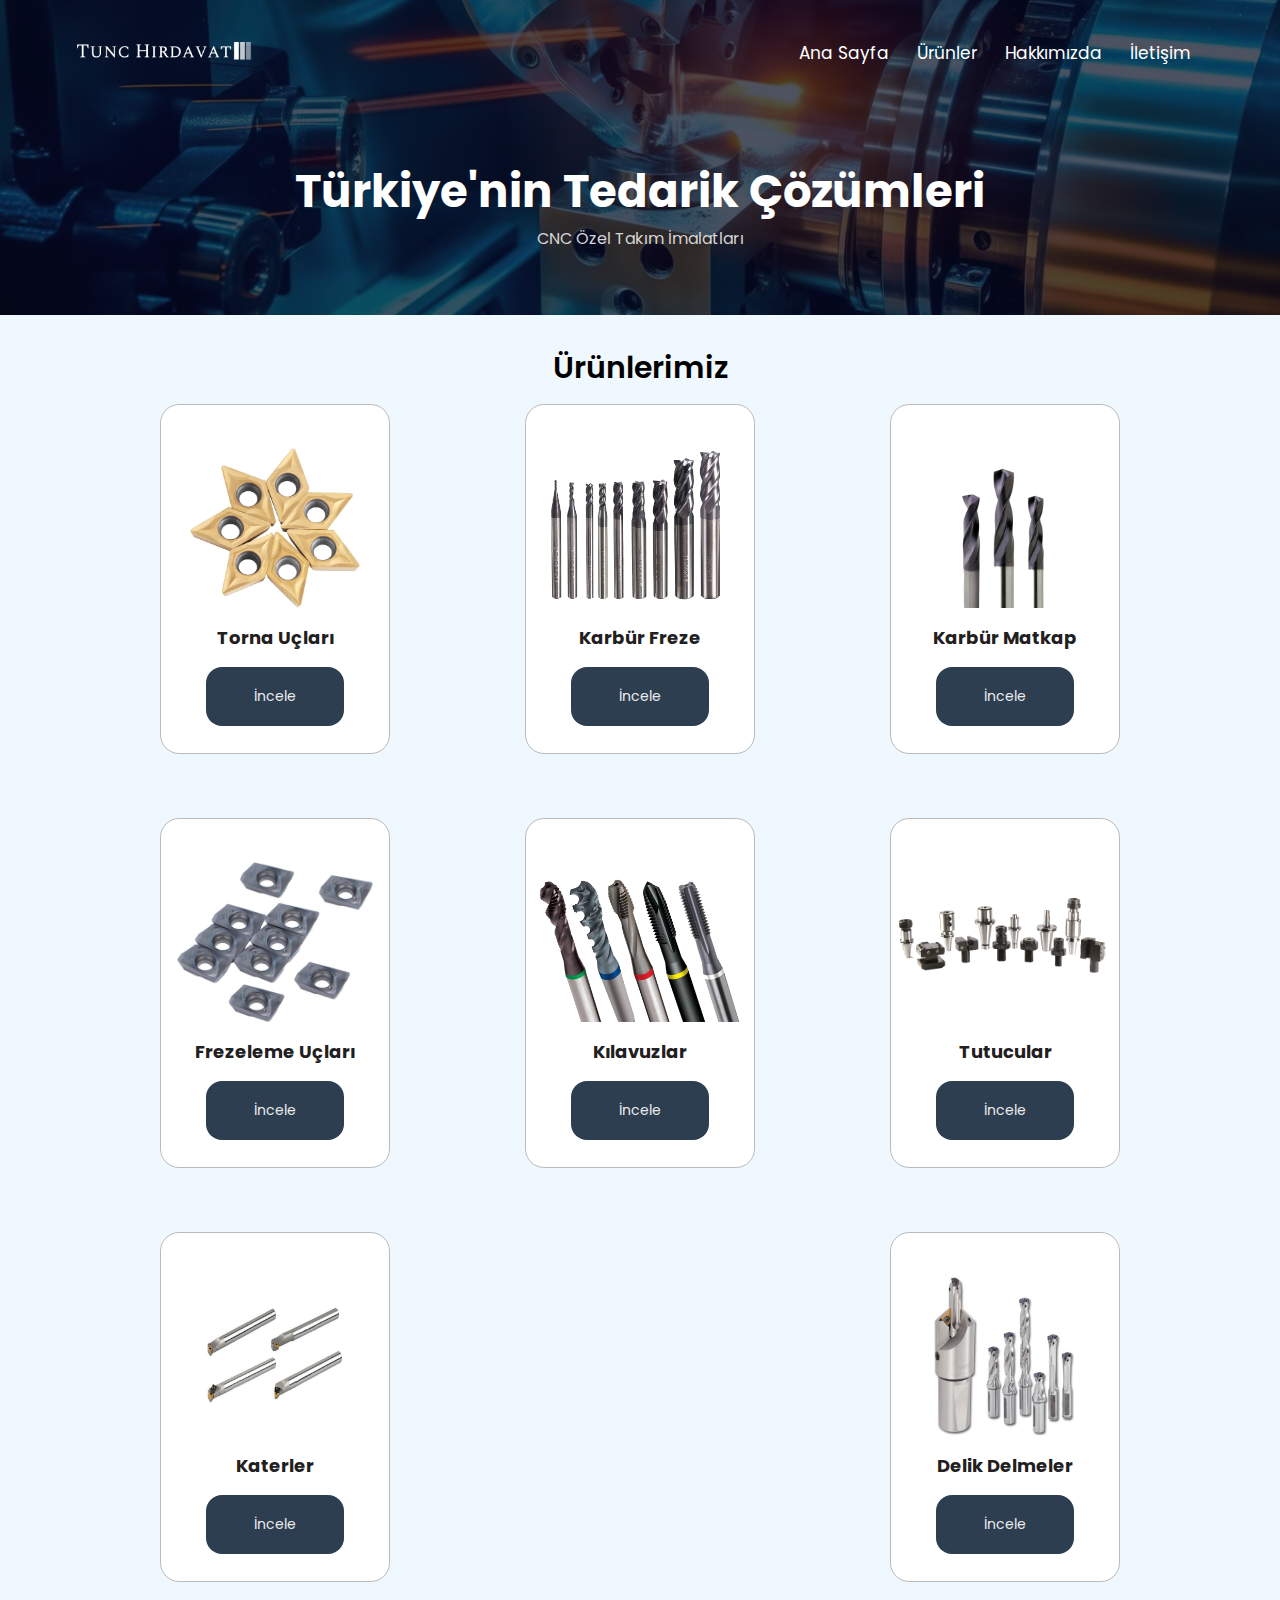
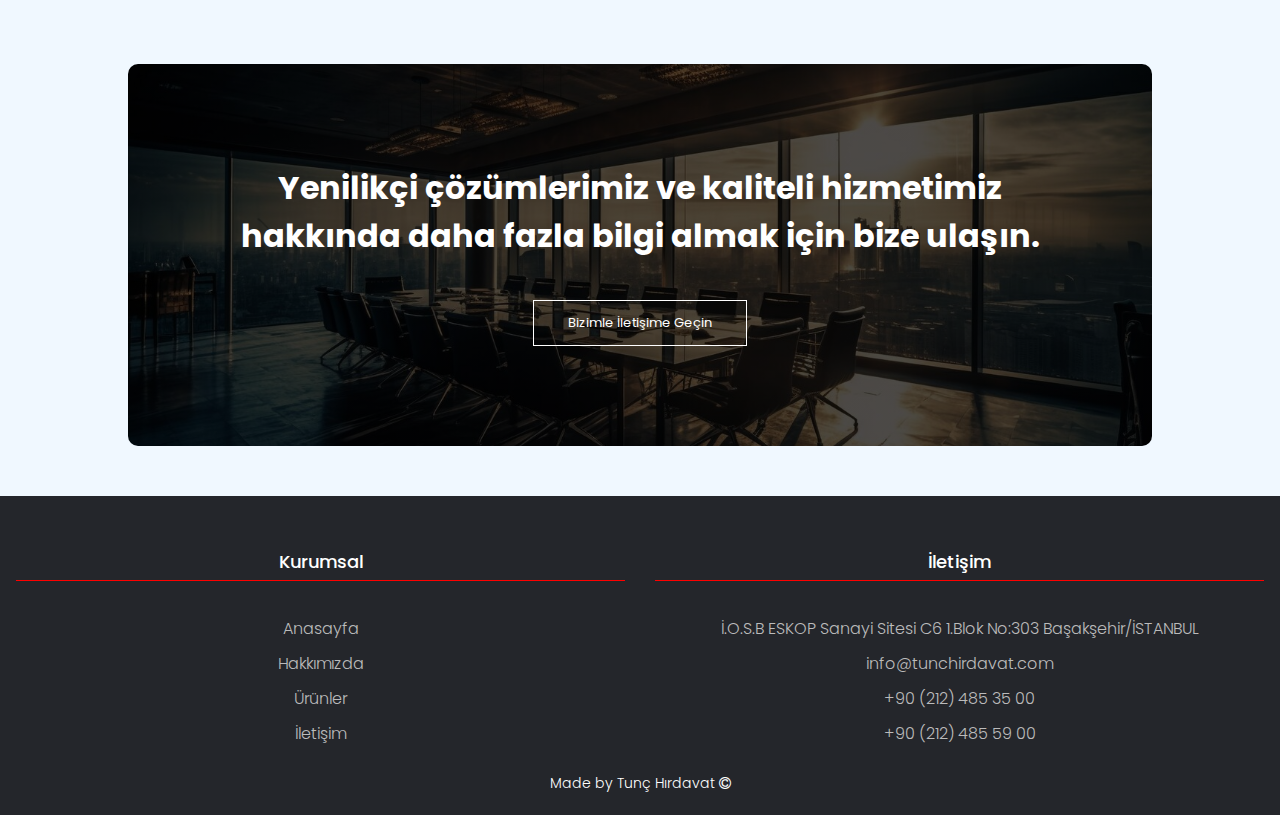
<file: index.html>
<!DOCTYPE html>
<html lang="tr">
    <body>
        <head>
            <meta charset="UTF-8">
            <meta name="viewport" content="width=device-width, initial-scale=1.0">
            <title>Tunç Hırdavat</title>
            <link rel="stylesheet" href="css/main.css">
            <link rel="preconnect" href="https://fonts.googleapis.com">
            <link rel="preconnect" href="https://fonts.gstatic.com" crossorigin>
            <link href="https://fonts.googleapis.com/css2?family=Poppins:wght@100;200;300;400;600;700&display=swap" rel="stylesheet">
            <link rel="stylesheet" href="https://stackpath.bootstrapcdn.com/font-awesome/4.7.0/css/font-awesome.min.css">
            <link rel="icon" type="image/png" sizes="32x32" href="images/favicon-32x32.png">
            <link rel="icon" type="image/png" sizes="16x16" href="images/favicon-16x16.png">
        </head>

        <!--HEADER-->
        <section class="header">
            <nav>
                <a href="index.html"><img src="images/logo.png"></a>
                <div class="nav-links" id="navLinks">
                    <i class="fa fa-times" onclick="hideMenu()"></i>
                    <ul>
                        <li><a href="index.html">Ana Sayfa</a></li>
                        <li><a href="urunler.html">Ürünler</a></li>
                        <li><a href="hakkimizda.html">Hakkımızda</a></li>
                        <li><a href="iletisim.html">İletişim</a></li>
                    </ul>
                </div>
                <i class="fa fa-bars" onclick="showMenu()"></i>
            </nav>

            <div class="text-box">
                <h1>Türkiye'nin Tedarik Çözümleri</h1>
                <p>CNC Özel Takım İmalatları</p>
            </div>
        </section>

        <!--PRODUCTS-->
        <section class="products">
            <h1>Ürünlerimiz</h1>

            <div class="row">
                <div class="product-col">
                    <img src="images/torna-uclari.jpg">
                    <h4 class="title">Torna Uçları</h4>
                    <a href="urunler.html" class="review-btn" target="_blank">İncele</a>
                </div>

                <div class="product-col">
                    <img src="images/freze-karbur.png">
                    <h4 class="title">Karbür Freze</h4>
                    <a href="urunler.html" class="review-btn" target="_blank">İncele</a>
                </div>

                <div class="product-col">
                    <img src="images/matkap-karbur.png">
                    <h4 class="title">Karbür Matkap</h4>
                    <a href="urunler.html" class="review-btn" target="_blank">İncele</a>
                </div>

                <div class="product-col">
                    <img src="images/freezleme.jpg">
                    <h4 class="title">Frezeleme Uçları</h4>
                    <a href="urunler.html" class="review-btn" target="_blank">İncele</a>
                </div>

                <div class="product-col">
                    <img src="images/kilavuzlar.png">
                    <h4 class="title">Kılavuzlar</h4>
                    <a href="urunler.html" class="review-btn" target="_blank">İncele</a>
                </div>

                <div class="product-col">
                    <img src="images/tutucular.png">
                    <h4 class="title">Tutucular</h4>
                    <a href="urunler.html" class="review-btn" target="_blank">İncele</a>
                </div>

                <div class="product-col">
                    <img src="images/katerler.jpg">
                    <h4 class="title">Katerler</h4>
                    <a href="urunler.html" class="review-btn" target="_blank">İncele</a>
                </div>

                <div class="product-col">
                    <img src="images/delik-delme.jpg">
                    <h4 class="title">Delik Delmeler</h4>
                    <a href="urunler.html" class="review-btn" target="_blank">İncele</a>
                </div>
            </div>
        </section>

        <!--CONTACT-US-->
        <section class="contact-us">
            <h1>Yenilikçi çözümlerimiz ve kaliteli hizmetimiz <br> hakkında daha fazla bilgi almak için bize ulaşın. </h1>
            <a href="iletisim.html" class="hero-btn">Bizimle İletişime Geçin</a>
        </section>

       <!--FOOTER-->
       <section class="footer">
        <div class="row">
            <div class="footer-col">
                <h4>Kurumsal</h4>
                <ul>
                    <li><a href="index.html">Anasayfa</a></li>
                    <li><a href="hakkimizda.html">Hakkımızda</a></li>
                    <li><a href="urunler.html">Ürünler</a></li>
                    <li><a href="iletisim.html">İletişim</a></li>
                </ul>
            </div>
            
            <div class="footer-col">
                <h4>İletişim</h4>
                <ul>
                    <li><a href="#" class="noClick">İ.O.S.B ESKOP Sanayi Sitesi C6 1.Blok No:303 Başakşehir/İSTANBUL</a></li>
                    <li><a href="#" class="noClick">info@tunchirdavat.com</a></li>
                    <li><a href="#" class="noClick">+90 (212) 485 35 00</a></li>
                    <li><a href="#" class="noClick">+90 (212) 485 59 00</a></li>
                </ul>
            </div> 
        </div>
            <p>Made by Tunç Hırdavat <i class="fa fa-copyright"></i></p>
        </section>

        <!--SCRIPTS-->
        <script src="js/script.js"></script>
    </body>   
</html>
</file>
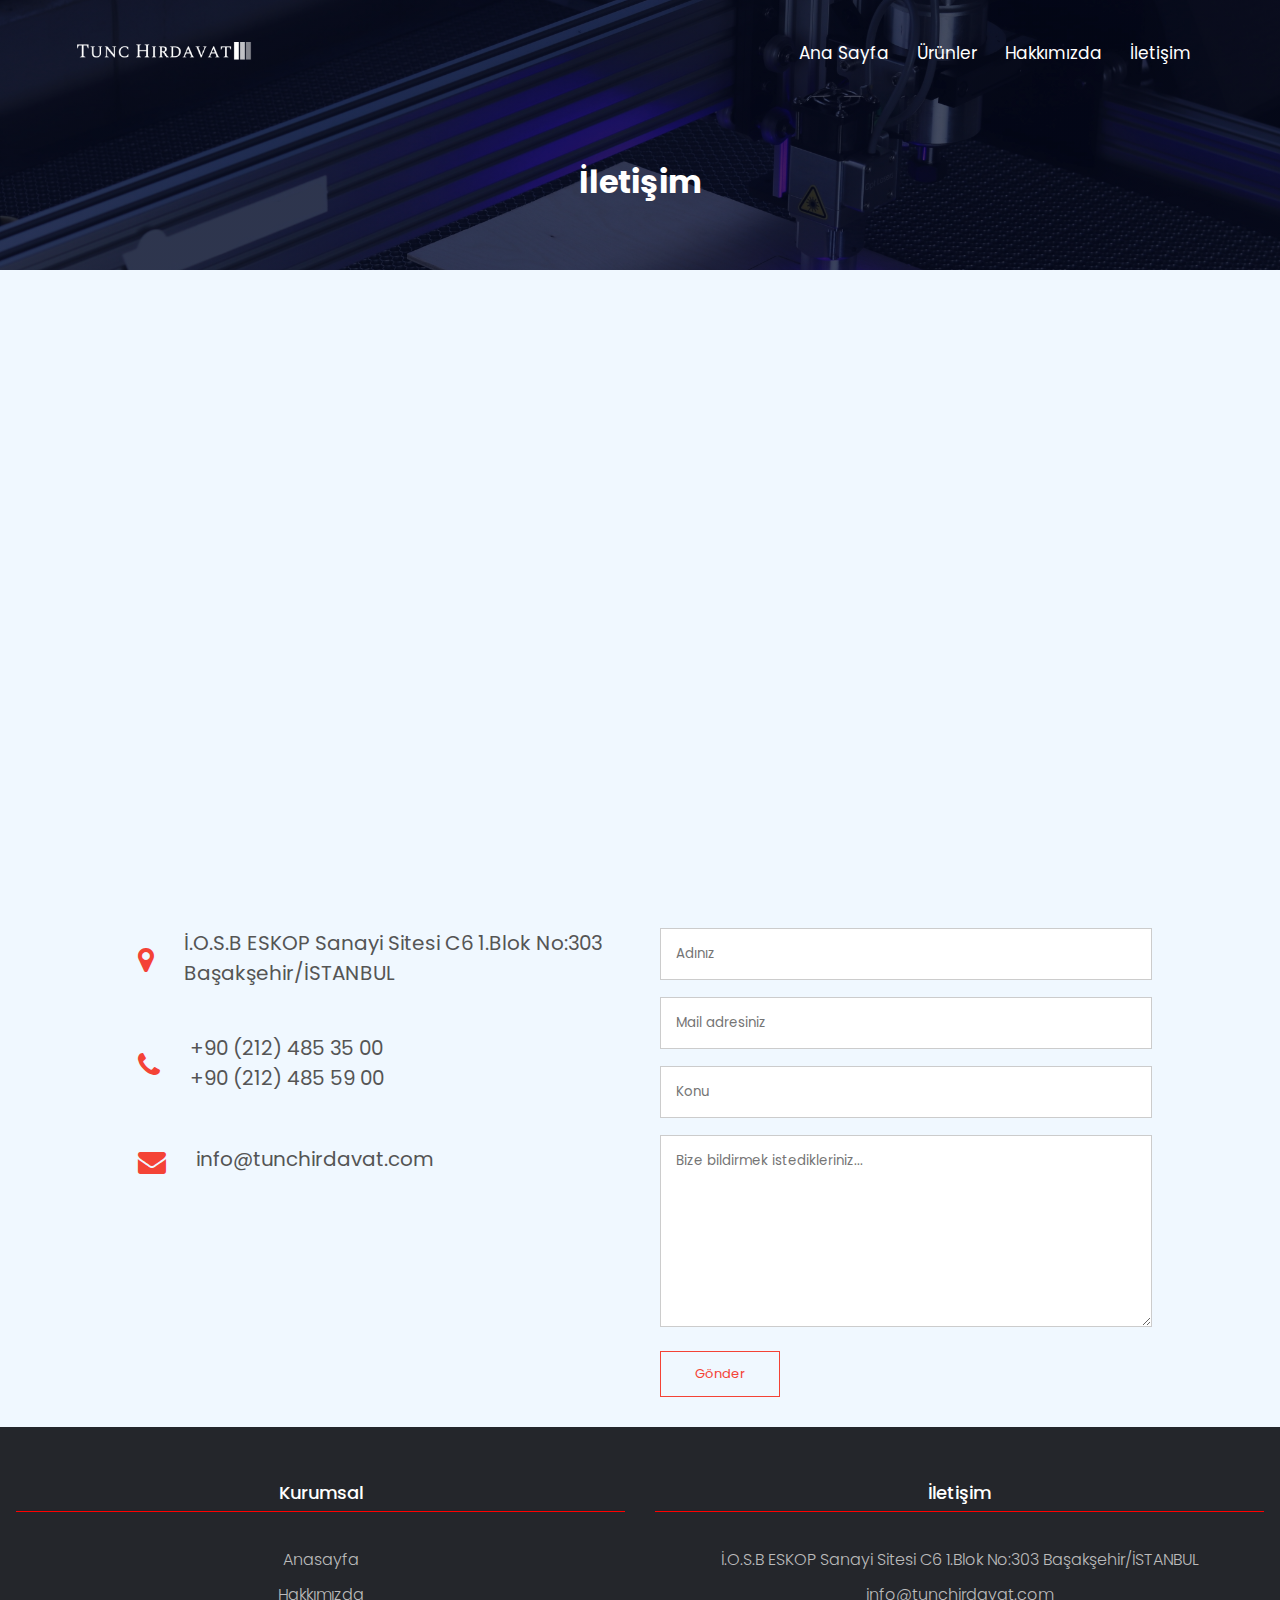
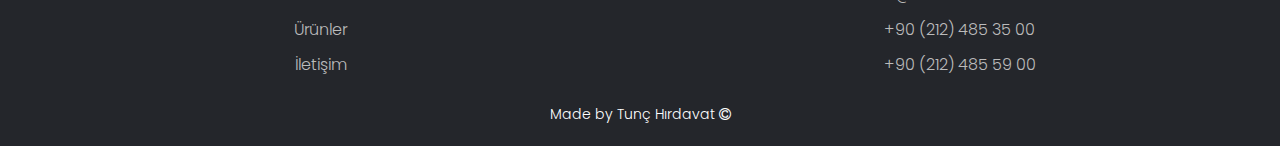
<file: iletisim.html>
<!DOCTYPE html>
<html lang="tr">
    <body>
        <head>
            <meta charset="UTF-8">
            <meta name="viewport" content="width=device-width, initial-scale=1.0">
            <title>Tunç Hırdavat</title>
            <link rel="stylesheet" href="css/contact.css">
            <link rel="preconnect" href="https://fonts.googleapis.com">
            <link rel="preconnect" href="https://fonts.gstatic.com" crossorigin>
            <link href="https://fonts.googleapis.com/css2?family=Poppins:wght@100;200;300;400;600;700&display=swap" rel="stylesheet">
            <link rel="stylesheet" href="https://stackpath.bootstrapcdn.com/font-awesome/4.7.0/css/font-awesome.min.css">
            <link rel="icon" type="image/png" sizes="32x32" href="images/favicon-32x32.png">
            <link rel="icon" type="image/png" sizes="16x16" href="images/favicon-16x16.png">
        </head>

        <!--HEADER-->
        <section class="header">
            <nav>
                <a href="index.html"><img src="images/logo.png"></a>
                <div class="nav-links" id="navLinks">
                    <i class="fa fa-times" onclick="hideMenu()"></i>
                    <ul>
                        <li><a href="index.html">Ana Sayfa</a></li>
                        <li><a href="urunler.html">Ürünler</a></li>
                        <li><a href="hakkimizda.html">Hakkımızda</a></li>
                        <li><a href="iletisim.html">İletişim</a></li>
                    </ul>
                </div>
                <i class="fa fa-bars" onclick="showMenu()"></i>
            </nav>
            <h1>İletişim</h1>
        </section>

        <!--LOCATION-->
        <section class="location">
            <iframe src="https://www.google.com/maps/embed?pb=!1m18!1m12!1m3!1d751.786390499807!2d28.7996967037153!3d41.08766611916782!2m3!1f0!2f0!3f0!3m2!1i1024!2i768!4f13.1!3m3!1m2!1s0x14caaf626189441f%3A0x4ff28d2012b84597!2sEskoop%20Sanayi%20Sitesi!5e0!3m2!1str!2str!4v1699121840280!5m2!1str!2str" 
            width="600" height="450" style="border:0;" allowfullscreen="" loading="lazy" referrerpolicy="no-referrer-when-downgrade"></iframe>
        </section>

        <!--CONTACT-->
        <section class="contact">
            <div class="row">
                <div class="contact-col">
                    <div>
                        <i class="fa fa-map-marker"></i>
                        <span>
                            <h5>İ.O.S.B ESKOP Sanayi Sitesi C6 1.Blok No:303 Başakşehir/İSTANBUL</h5>
                        </span>
                    </div>
                    <div>
                        <i class="fa fa-phone"></i> 
                        <span>
                            <h5>+90 (212) 485 35 00<br>+90 (212) 485 59 00</h5>
                        </span>
                    </div>
                    <div>
                        <i class="fa fa-envelope"></i>
                        <span>
                            <h5>info@tunchirdavat.com</h5>
                        </span>
                    </div>
                </div> 

                <div class="contact-col">
                    <form action="">
                        <input type="text" placeholder="Adınız" required>
                        <input type="email" placeholder="Mail adresiniz" required>
                        <input type="text" placeholder="Konu" required>
                        <textarea rows="8" placeholder="Bize bildirmek istedikleriniz..."></textarea>
                        <button type="submit" class="hero-btn">Gönder</button>
                    </form>
                </div>
            </div>

        </section>

        <!--FOOTER-->
        <section class="footer">
            <div class="row">
                <div class="footer-col">
                    <h4>Kurumsal</h4>
                    <ul>
                        <li><a href="index.html">Anasayfa</a></li>
                        <li><a href="hakkimizda.html">Hakkımızda</a></li>
                        <li><a href="urunler.html">Ürünler</a></li>
                        <li><a href="iletisim.html">İletişim</a></li>
                    </ul>
                </div>

                <div class="footer-col">
                    <h4>İletişim</h4>
                    <ul>
                        <li><a href="#" class="noClick">İ.O.S.B ESKOP Sanayi Sitesi C6 1.Blok No:303 Başakşehir/İSTANBUL</a></li>
                        <li><a href="#" class="noClick">info@tunchirdavat.com</a></li>
                        <li><a href="#" class="noClick">+90 (212) 485 35 00</a></li>
                        <li><a href="#" class="noClick">+90 (212) 485 59 00</a></li>
                    </ul>
                </div> 
            </div>
                <p>Made by Tunç Hırdavat <i class="fa fa-copyright"></i></p>
    </section>

        <!--SCRIPTS-->
        <script src="js/script.js"></script>
    </body>   
</html>
</file>
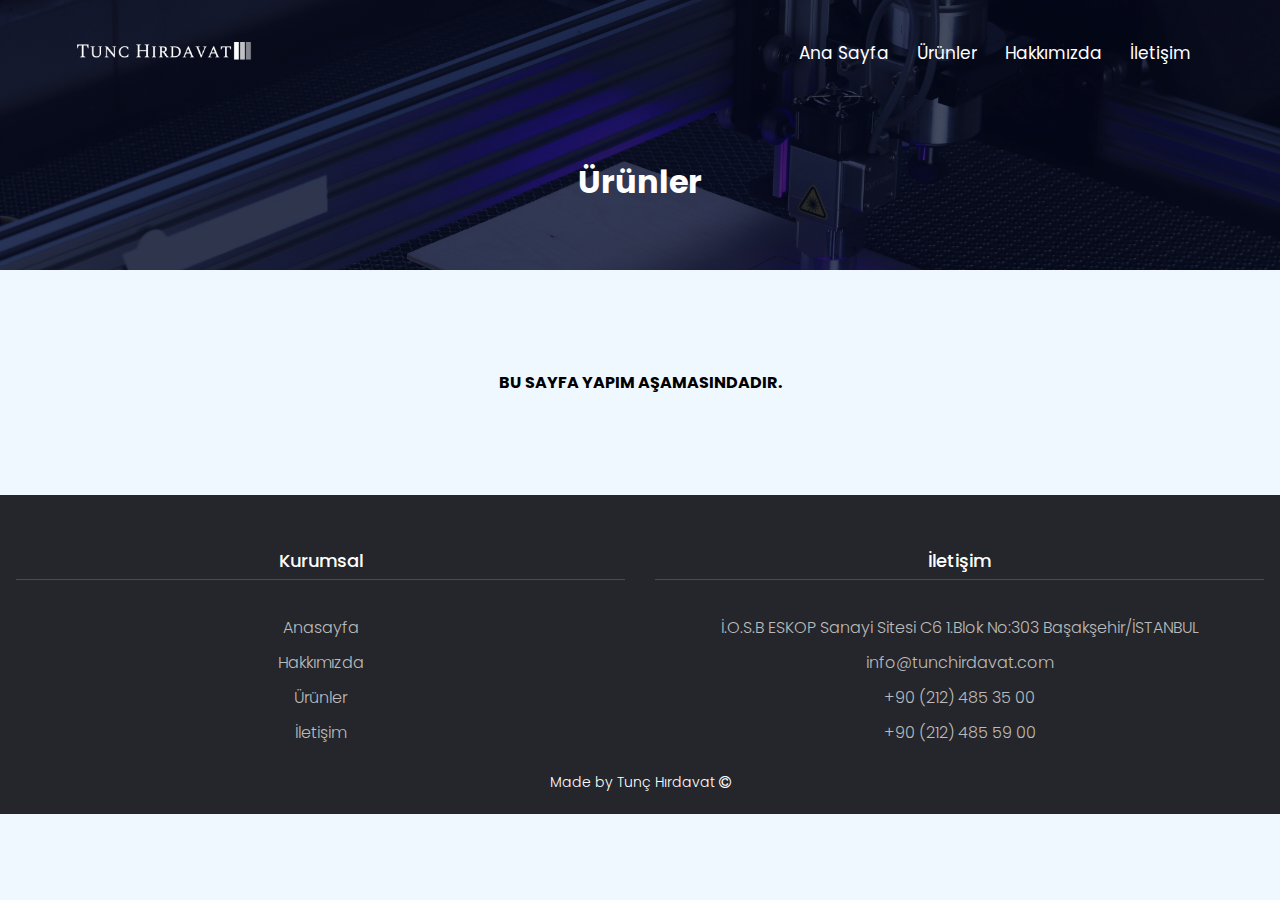
<file: urunler.html>
<!DOCTYPE html>
<html lang="tr">
    <head>
        <meta charset="UTF-8">
        <meta name="viewport" content="width=device-width, initial-scale=1.0">
        <title>Tunç Hırdavat</title>
        <link rel="stylesheet" href="css/products.css">
        <link rel="preconnect" href="https://fonts.googleapis.com">
        <link rel="preconnect" href="https://fonts.gstatic.com" crossorigin>
        <link href="https://fonts.googleapis.com/css2?family=Poppins:wght@100;200;300;400;600;700&display=swap" rel="stylesheet">
        <link rel="stylesheet" href="https://stackpath.bootstrapcdn.com/font-awesome/4.7.0/css/font-awesome.min.css">
        <link rel="icon" type="image/png" sizes="32x32" href="images/favicon-32x32.png">
        <link rel="icon" type="image/png" sizes="16x16" href="images/favicon-16x16.png">
    </head>

    <body>   
        <!--HEADER-->
        <section class="header">
            <nav>
                <a href="index.html"><img src="images/logo.png"></a>
                <div class="nav-links" id="navLinks">
                    <i class="fa fa-times" onclick="hideMenu()"></i>
                    <ul>
                        <li><a href="index.html">Ana Sayfa</a></li>
                        <li><a href="urunler.html">Ürünler</a></li>
                        <li><a href="hakkimizda.html">Hakkımızda</a></li>
                        <li><a href="iletisim.html">İletişim</a></li>
                    </ul>
                </div>
                <i class="fa fa-bars" onclick="showMenu()"></i>
            </nav>
            <h1>Ürünler</h1>
        </section>

        <!--PRODUCTS-->
        <section class="products" style="display: flex; justify-content: center; align-items: center;">
            <div style="display: flex">
            <strong style="margin: 100px;">BU SAYFA YAPIM AŞAMASINDADIR.</strong>
            </div>
        </section>

        <!--FOOTER-->
        <section class="footer">
                <div class="row">
                    <div class="footer-col">
                        <h4>Kurumsal</h4>
                        <ul>
                            <li><a href="index.html">Anasayfa</a></li>
                            <li><a href="hakkimizda.html">Hakkımızda</a></li>
                            <li><a href="urunler.html">Ürünler</a></li>
                            <li><a href="iletisim.html">İletişim</a></li>
                        </ul>
                    </div>

                    <div class="footer-col">
                        <h4>İletişim</h4>
                        <ul>
                            <li><a href="#" class="noClick">İ.O.S.B ESKOP Sanayi Sitesi C6 1.Blok No:303 Başakşehir/İSTANBUL</a></li>
                            <li><a href="#" class="noClick">info@tunchirdavat.com</a></li>
                            <li><a href="#" class="noClick">+90 (212) 485 35 00</a></li>
                            <li><a href="#" class="noClick">+90 (212) 485 59 00</a></li>
                        </ul>
                    </div> 
                </div>
                    <p>Made by Tunç Hırdavat <i class="fa fa-copyright"></i></p>
        </section>

         <!--SCRIPTS-->
         <script src="js/script.js"></script>            
    </body>
</html>
</file>
<file: css/main.css>
*{
    margin: 0;
    padding: 0;
    font-family: 'Poppins', sans-serif;
    box-sizing: border-box;
}

body{
    background-color: aliceblue;
}

/*-----header-----*/
.header {
    height: 35vh;
    width: 100%;
    background-image: linear-gradient(rgba(4, 9, 30, 0.7),rgba(4, 9, 30, 0.7)),url(/images/banner.jpg);
    background-position: center;
    background-size: cover;
    position: relative;
}

nav{
    display: flex;
    padding: 2% 6%;
    justify-content: space-between;
    align-items: center;
}

nav img{
    width: 175px;
}

.nav-links{
    flex: 1;
    text-align: right;
}

.nav-links ul li{
    list-style: none;
    display: inline-block;
    padding: 8px 12px;
    position: relative;
}

.nav-links ul li a{
    color: #fff;
    text-decoration: none;
    font-size: 17px;
}

.nav-links ul li::after{
    content: '';
    width: 0%;
    height: 2px;
    background: #f44336;
    display: block;
    margin: auto;
    transition: 0.5s;
}

.nav-links ul li:hover::after{
    width: 100%;
}

nav .fa{
    display: none;
}

.text-box{
    width: 90%;
    color: #fff;
    position: absolute;
    top: 60%;
    left: 50%;
    transform: translate(-50%, -50%);
    text-align: center;
}

.text-box h1{
    font-size: 45px;
    margin-top: 30px;
}

.text-box p{
    font-size: 16px;
    color: rgb(213, 212, 212)    ;
}

@media(max-width: 700px){
    .text-box h1{
        font-size: 20px;
    }
    .text-box p{
        font-size: 14px;
        margin-top: 5px;
    }
    .nav-links ul li{
        display: block;
    }
    .nav-links{
        position: fixed;
        background: rgb(23, 11, 70);
        height: 100vh;
        width: 200px;
        top: 0;
        right: -200px;
        text-align: left;
        z-index: 2;
        transition: 1s;
    }
    nav .fa{
        display: block;
        color: #fff;
        margin: 10px;
        font-size: 22px;
        cursor: pointer;
    }
    .nav-links ul{
        padding: 30px;
    }
}

/*-----products-----*/
.products{
    width: 80%;
    margin: auto;
    text-align: center;
    padding-top: 30px;
    background-color: aliceblue;
}

.products h1{
    font-size: 30px;
    font-weight: 600;
    margin-bottom: -60px;
}

.row{
    display: flex;
	align-items: center;
	justify-content: center;
	flex-wrap: wrap;
}

.product-col{
    overflow: hidden;
	background: #ffffff;
	color: #21201e;
	text-align: center;
	width: 230px;
	height: 350px;
	padding: 2rem;
	display: flex;
	flex-direction: column;
	align-items: center;
	justify-content: center;
	border-radius: 1.2rem;
	margin: 2rem;
    border: 0.01em solid #bababa;
}

.product-col .title{
	font-size: 18px;
}

.product-col img {
	height: 160px;
	margin: 1rem;
	transition: all 0.3s;
}

.product-col:hover {
	box-shadow: 5px 15px 25px #646363;
    transition: 1s;
}

.product-col:hover img{
	scale: 1.1;
}

.product-col .review-btn{
	color: #ececec;
	display: inline-block;
	text-decoration: none;
	background-color: #2c3e50;
	padding: 1.2rem 3rem;
	border-radius: 1rem;
	margin-top: 1rem;
	font-size: 14px;
	transition: all 0.2s;
}

.product-col .review-btn:hover{
	transform: scale(1.1);
}

@media(max-width: 700px){
    .row{
        flex-direction: column;
    }

    .products h1{
        font-size: 20px;
        margin-bottom: 0;
    }
}

/*-----contact-us-----*/
.contact-us{
    margin: 50px auto;
    width: 80%;
    background-image: linear-gradient(rgba(0, 0, 0, 0.7),rgba(0, 0, 0, 0.7)), url(/images/banner2.jpg);
    background-position: center;
    background-size: cover;
    border-radius: 10px;
    text-align: center;
    padding: 100px 0;
}

.contact-us h1{
    color: #fff;
    margin-bottom: 40px;
    padding: 0;
}

.hero-btn{
    display: inline-block;
    text-decoration: none;
    color: #fff;
    border: 1px solid #fff;
    padding: 12px 34px;
    font-size: 13px;
    background: transparent;
    position: relative;
    cursor: pointer;
}

.hero-btn:hover{
    border: 1px solid black;
    background: #f44336;
    transition: 1s;
}

@media(max-width: 700px){
    .contact-us h1{
        font-size: 24px;
        padding: 10px;
    }
}

/*-----footer-----*/
.footer{
	background-color: #24262b;
    padding: 1px;
    width: 100%;
    margin: auto;
}

.row{
    margin-top: 4%;
    display: flex;
    justify-content: space-between;
}

.footer-col{
    width: 25%;
    padding: 0 15px;
    text-align: center;
    flex-basis: 50%;
    border-radius: 10px;
    margin-bottom: 2%;
    box-sizing: border-box;
 }

.footer-col ul{
	list-style: none;
}

.footer-col h4{
	font-size: 18px;
	color: #ffffff;
	margin-bottom: 35px;
	font-weight: 500;
	position: relative;
    border-bottom: 1px solid red;
    padding-bottom: 5px;
}

.footer-col ul li:not(:last-child){
	margin-bottom: 10px;
}

.footer-col ul li a{
	font-size: 16px;
	text-decoration: none;
	font-weight: 300;
	color: #bbbbbb;
	display: block;
	transition: all 0.3s ease;
}

.footer-col ul li a:hover{
	color: #ffffff;
	padding-left: 8px;
}

.footer p{
    width: 100%;
    text-align: center;
    padding-bottom: 20px;
    color: #fff;
    font-size: 14px;
    font-weight: 300;
    line-height: 22px;
}

@media(max-width: 700px){
    .row{
        flex-direction: column;
        align-items: center;
    }
    .footer-col{
        width: 100%;
        margin-top: 20px;
    }
    .footer p{
        margin-top: 10px;
    }
}
</file>
<file: css/contact.css>
*{
    margin: 0;
    padding: 0;
    font-family: 'Poppins', sans-serif;
    box-sizing: border-box;
}

body{
    background-color: aliceblue;
}

/*-----header-----*/
.header {
    height: 30vh;
    width: 100%;
    background-image: linear-gradient(rgba(4, 9, 30, 0.7),rgba(4, 9, 30, 0.7)),url(/images/banner3.jpg);
    background-position: center;
    background-size: cover;
    text-align: center;
    color: #fff;
}

.header h1{
    margin-top: 50px;
}

nav{
    display: flex;
    padding: 2% 6%;
    justify-content: space-between;
    align-items: center;
}

nav img{
    width: 175px;
}

.nav-links{
    flex: 1;
    text-align: right;
}

.nav-links ul li{
    list-style: none;
    display: inline-block;
    padding: 8px 12px;
    position: relative;
}

.nav-links ul li a{
    color: #fff;
    text-decoration: none;
    font-size: 17px;
}

.nav-links ul li::after{
    content: '';
    width: 0%;
    height: 2px;
    background: #f44336;
    display: block;
    margin: auto;
    transition: 0.5s;
}

.nav-links ul li:hover::after{
    width: 100%;
}

nav .fa{
    display: none;
}

@media(max-width: 700px){
    .header h1{
        font-size: 20px;
    }
    .nav-links ul li{
        display: block;
    }
    .nav-links{
        position: fixed;
        background: rgb(23, 11, 70);
        height: 100vh;
        width: 200px;
        top: 0;
        right: -200px;
        text-align: left;
        z-index: 2;
        transition: 1s;
    }
    nav .fa{
        display: block;
        color: #fff;
        margin: 10px;
        font-size: 22px;
        cursor: pointer;
    }
    .nav-links ul{
        padding: 30px;
    }
}

/*-----contact-----*/
.location{
    width: 80%;
    margin: auto;
    padding: 80px 0;
}

.location iframe{
    width: 100%;
}

.contact{
    width: 80%;
    margin: auto;
}

.contact-col{
    flex-basis: 48%;
    margin-bottom: 30px;
}

.contact-col div{
    display: flex;
    align-items: center;
    margin-bottom: 40px;
}

.contact-col div .fa{
    font-size: 28px;
    color: #f44336;
    margin: 10px;
    margin-right: 30px;
}

.contact-col div h5{
    font-size: 20px;
    margin-bottom: 5px;
    color: #555;
    font-weight: 400;
}

.contact-col input, .contact-col textarea{
    width: 100%;
    padding: 15px;
    margin-bottom: 17px;
    outline: none;
    border: 1px solid #ccc;
    box-sizing: border-box;
}

.hero-btn{
    display: inline-block;
    text-decoration: none;
    background: transparent;
    color: #f44336;
    border: 1px solid #f44336;
    padding: 12px 34px;
    font-size: 13px;
    background: transparent;
    position: relative;
    cursor: pointer;
}

.hero-btn:hover{
    border: 1px solid black;
    background: #f44336;
    color: #fff;
    transition: 1s;
}

/*-----footer-----*/
.footer{
	background-color: #24262b;
    padding: 1px;
    width: 100%;
    margin: auto;
}

.row{
    margin-top: 4%;
    display: flex;
    justify-content: space-between;
}

.footer-col{
    width: 25%;
    padding: 0 15px;
    text-align: center;
    flex-basis: 100%;
    border-radius: 10px;
    margin-bottom: 2%;
    box-sizing: border-box;
 }

.footer-col ul{
	list-style: none;
}

.footer-col h4{
	font-size: 18px;
	color: #ffffff;
	margin-bottom: 35px;
	font-weight: 500;
	position: relative;
    border-bottom: 1px solid red;
    padding-bottom: 5px;
}

.footer-col ul li:not(:last-child){
	margin-bottom: 10px;
}

.footer-col ul li a{
	font-size: 16px;
	text-decoration: none;
	font-weight: 300;
	color: #bbbbbb;
	display: block;
	transition: all 0.3s ease;
}

.footer-col ul li a:hover{
	color: #ffffff;
	padding-left: 8px;
}

.footer p{
    width: 100%;
    text-align: center;
    padding-bottom: 20px;
    color: #fff;
    font-size: 14px;
    font-weight: 300;
    line-height: 22px;
}

@media(max-width: 700px){
    .row{
        flex-direction: column;
        align-items: center;
    }
    .footer-col{
        width: 100%;
        margin-top: 20px;
    }
    .footer p{
        margin-top: 10px;
    }
}
</file>
<file: css/products.css>
*{
    margin: 0;
    padding: 0;
    font-family: 'Poppins', sans-serif;
    box-sizing: border-box;
}

body{
    background-color: aliceblue;
}

/*-----header-----*/
.header {
    height: 30vh;
    width: 100%;
    background-image: linear-gradient(rgba(4, 9, 30, 0.7),rgba(4, 9, 30, 0.7)),url(/images/banner3.jpg);
    background-position: center;
    background-size: cover;
    text-align: center;
    color: #fff;
}

.header h1{
    margin-top: 50px;
}

nav{
    display: flex;
    padding: 2% 6%;
    justify-content: space-between;
    align-items: center;
}

nav img{
    width: 175px;
}

.nav-links{
    flex: 1;
    text-align: right;
}

.nav-links ul li{
    list-style: none;
    display: inline-block;
    padding: 8px 12px;
    position: relative;
}

.nav-links ul li a{
    color: #fff;
    text-decoration: none;
    font-size: 17px;
}

.nav-links ul li::after{
    content: '';
    width: 0%;
    height: 2px;
    background: #f44336;
    display: block;
    margin: auto;
    transition: 0.5s;
}

.nav-links ul li:hover::after{
    width: 100%;
}

nav .fa{
    display: none;
}

@media(max-width: 700px){
    .header h1{
        font-size: 20px;
    }
    .nav-links ul li{
        display: block;
    }
    .nav-links{
        position: fixed;
        background: rgb(23, 11, 70);
        height: 100vh;
        width: 200px;
        top: 0;
        right: -200px;
        text-align: left;
        z-index: 2;
        transition: 1s;
    }
    nav .fa{
        display: block;
        color: #fff;
        margin: 10px;
        font-size: 22px;
        cursor: pointer;
    }
    .nav-links ul{
        padding: 30px;
    }
}

/*-----footer-----*/
.footer{
	background-color: #24262b;
    padding: 1px;
    width: 100%;
    margin: auto;
}

.row{
    margin-top: 4%;
    display: flex;
    justify-content: space-between;
}

.footer-col{
    width: 25%;
    padding: 0 15px;
    text-align: center;
    flex-basis: 100%;
    border-radius: 10px;
    margin-bottom: 2%;
    box-sizing: border-box;
 }

.footer-col ul{
	list-style: none;
}

.footer-col h4{
	font-size: 18px;
	color: #ffffff;
	margin-bottom: 35px;
	font-weight: 500;
	position: relative;
    border-bottom: 1px solid red;
    padding-bottom: 5px;
}

.footer-col ul li:not(:last-child){
	margin-bottom: 10px;
}

.footer-col ul li a{
	font-size: 16px;
	text-decoration: none;
	font-weight: 300;
	color: #bbbbbb;
	display: block;
	transition: all 0.3s ease;
}

.footer-col ul li a:hover{
	color: #ffffff;
	padding-left: 8px;
}

.footer p{
    width: 100%;
    text-align: center;
    padding-bottom: 20px;
    color: #fff;
    font-size: 14px;
    font-weight: 300;
    line-height: 22px;
}

@media(max-width: 700px){
    .row{
        flex-direction: column;
        align-items: center;
    }
    .footer-col{
        width: 100%;
        margin-top: 20px;
    }
    .footer p{
        margin-top: 10px;
    }
}
</file>
